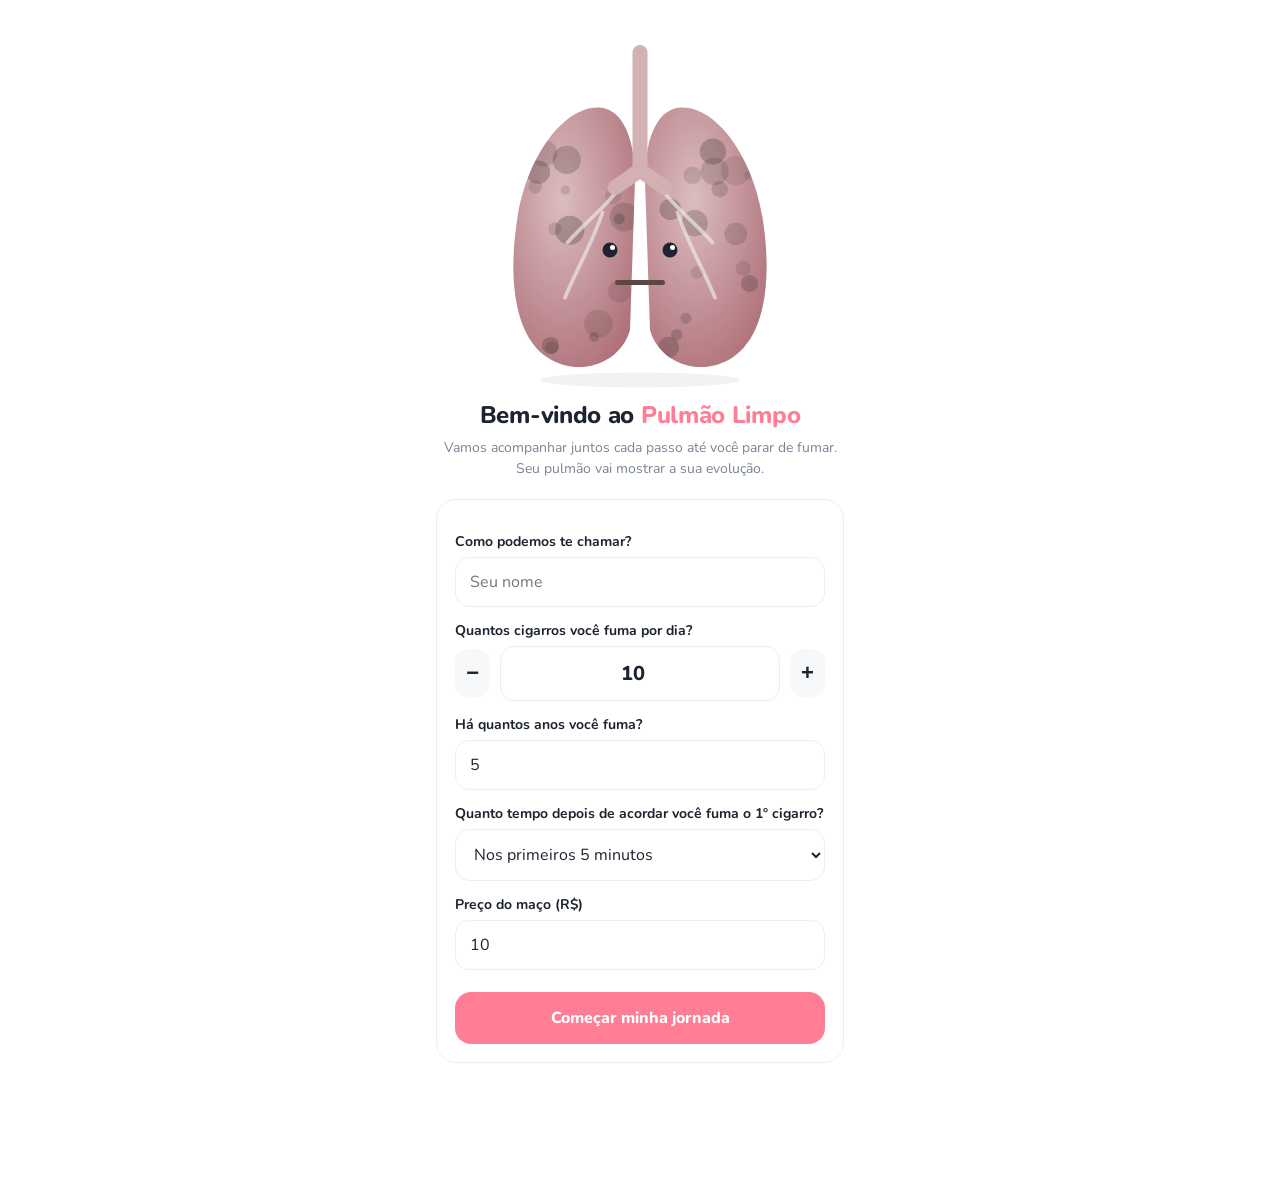
<file: index.html>
<!DOCTYPE html>
<html lang="pt-br">
<head>
<meta charset="utf-8">
<meta name="viewport" content="width=device-width, initial-scale=1, viewport-fit=cover">
<meta name="theme-color" content="#ffffff">
<title>Pulmão Limpo</title>
<link rel="preconnect" href="https://fonts.googleapis.com">
<link href="https://fonts.googleapis.com/css2?family=Nunito:wght@400;600;700;800&display=swap" rel="stylesheet">
<style>
  :root {
    --bg: #ffffff;
    --surface: #f7f8fa;
    --line: #eceef2;
    --text: #1d2430;
    --muted: #7b8494;
    --brand: #ff7d95;
    --brand-soft: #ffe8ed;
    --ok: #2fbf8f;
    --ok-soft: #e3f7ef;
    --warn: #f4a63a;
    --radius: 20px;
  }
  * { box-sizing: border-box; margin: 0; padding: 0; -webkit-tap-highlight-color: transparent; }
  html, body { background: var(--bg); color: var(--text); font-family: "Nunito", system-ui, sans-serif; }
  body { min-height: 100dvh; display: flex; justify-content: center; }
  .app { width: 100%; max-width: 440px; min-height: 100dvh; position: relative; padding: 20px 16px 110px; }
  h1 { font-size: 24px; font-weight: 800; letter-spacing: -.3px; }
  h2 { font-size: 18px; font-weight: 800; margin-bottom: 10px; }
  p { line-height: 1.5; }
  .muted { color: var(--muted); font-size: 14px; }
  .screen { display: none; animation: fade .35s ease; }
  .screen.active { display: block; }
  @keyframes fade { from { opacity: 0; transform: translateY(6px); } to { opacity: 1; transform: none; } }

  /* Header */
  .top { display: flex; justify-content: space-between; align-items: center; margin-bottom: 8px; }
  .logo { display: flex; align-items: center; gap: 8px; font-weight: 800; font-size: 20px; }
  .logo span { color: var(--brand); }
  .chip { background: var(--surface); border-radius: 999px; padding: 6px 12px; font-size: 13px; font-weight: 700; color: var(--muted); }

  /* Lung */
  .lung-wrap { position: relative; display: flex; justify-content: center; margin: 8px 0 4px; }
  .lung-wrap svg { width: 78%; max-width: 300px; height: auto; overflow: visible; }
  .breathe { transform-origin: 50% 60%; animation: breathe var(--breath, 4s) ease-in-out infinite; }
  @keyframes breathe { 0%,100% { transform: scale(1); } 50% { transform: scale(1.045); } }
  .score { text-align: center; margin-top: 4px; }
  .score b { font-size: 44px; font-weight: 800; letter-spacing: -1px; }
  .score small { display: block; color: var(--muted); font-weight: 700; font-size: 14px; }
  .bar { height: 10px; background: var(--line); border-radius: 99px; overflow: hidden; margin: 14px 8px 0; }
  .bar i { display: block; height: 100%; width: 0; border-radius: 99px; background: linear-gradient(90deg, #b9a79d, var(--brand) 60%, var(--ok)); transition: width 1s ease; }

  /* Cards */
  .grid { display: grid; grid-template-columns: repeat(3, 1fr); gap: 10px; margin: 22px 0; }
  .stat { background: var(--surface); border-radius: 16px; padding: 12px 8px; text-align: center; }
  .stat b { display: block; font-size: 20px; font-weight: 800; }
  .stat span { font-size: 12px; color: var(--muted); font-weight: 700; }
  .card { background: var(--bg); border: 1px solid var(--line); border-radius: var(--radius); padding: 18px; margin-bottom: 14px; }
  .card.soft { background: var(--surface); border-color: transparent; }

  /* Buttons & inputs */
  .btn { display: flex; align-items: center; justify-content: center; gap: 8px; width: 100%; border: 0; border-radius: 16px; padding: 15px; font: inherit; font-weight: 800; font-size: 16px; cursor: pointer; background: var(--brand); color: #fff; text-decoration: none; transition: transform .1s; }
  .btn:active { transform: scale(.98); }
  .btn.ghost { background: var(--surface); color: var(--text); }
  .btn.ok { background: var(--ok); }
  .btn.small { padding: 10px 14px; font-size: 14px; width: auto; border-radius: 12px; }
  .row { display: flex; gap: 10px; }
  label { display: block; font-weight: 700; font-size: 14px; margin: 14px 0 6px; }
  input, textarea, select { width: 100%; font: inherit; font-size: 16px; padding: 13px 14px; border: 1.5px solid var(--line); border-radius: 14px; background: var(--bg); color: var(--text); outline: none; }
  input:focus, textarea:focus, select:focus { border-color: var(--brand); }
  textarea { resize: vertical; min-height: 90px; }
  .stepper { display: flex; align-items: center; gap: 10px; }
  .stepper button { width: 48px; height: 48px; border-radius: 14px; border: 0; background: var(--surface); font-size: 22px; font-weight: 800; cursor: pointer; color: var(--text); }
  .stepper input { text-align: center; font-weight: 800; font-size: 20px; }

  .moods { display: flex; justify-content: space-between; gap: 6px; }
  .mood { flex: 1; border: 1.5px solid var(--line); background: var(--bg); border-radius: 14px; padding: 10px 0 8px; font-size: 26px; cursor: pointer; display: flex; flex-direction: column; align-items: center; gap: 2px; }
  .mood small { font-size: 11px; color: var(--muted); font-weight: 700; }
  .mood.sel { border-color: var(--brand); background: var(--brand-soft); }

  /* Steps (encaminhamento) */
  .step { display: flex; gap: 14px; align-items: flex-start; }
  .step .n { flex: none; width: 34px; height: 34px; border-radius: 50%; background: var(--brand-soft); color: var(--brand); font-weight: 800; display: grid; place-items: center; }
  .step h3 { font-size: 16px; font-weight: 800; margin-bottom: 4px; }
  .step p { font-size: 14px; color: var(--muted); margin-bottom: 12px; }
  .tags { display: flex; flex-wrap: wrap; gap: 6px; margin: 4px 0 12px; }
  .tag { background: var(--ok-soft); color: #1d8a66; font-size: 12px; font-weight: 800; padding: 5px 10px; border-radius: 99px; }

  .receipt { border: 1.5px dashed #d9dde4; border-radius: var(--radius); padding: 18px; }
  .receipt dl { display: grid; grid-template-columns: 1fr auto; gap: 8px 12px; font-size: 14px; }
  .receipt dt { color: var(--muted); }
  .receipt dd { font-weight: 800; text-align: right; }

  /* Timeline */
  .mile { display: flex; gap: 12px; padding: 10px 0; border-bottom: 1px solid var(--line); align-items: center; }
  .mile:last-child { border-bottom: 0; }
  .dot { flex: none; width: 26px; height: 26px; border-radius: 50%; background: var(--line); display: grid; place-items: center; font-size: 13px; color: #fff; }
  .mile.done .dot { background: var(--ok); }
  .mile b { font-size: 14px; display: block; }
  .mile span { font-size: 13px; color: var(--muted); }

  /* Diary */
  .entry { padding: 14px 0; border-bottom: 1px solid var(--line); }
  .entry:last-child { border-bottom: 0; }
  .entry .h { display: flex; justify-content: space-between; align-items: center; font-size: 13px; color: var(--muted); font-weight: 700; margin-bottom: 4px; }
  .entry p { font-size: 15px; }
  .entry audio { width: 100%; margin-top: 8px; height: 36px; }
  .rec { display: flex; align-items: center; gap: 10px; margin-top: 12px; }
  .rec .pulse { width: 10px; height: 10px; border-radius: 50%; background: #e5484d; animation: blink 1s infinite; display: none; }
  .rec.on .pulse { display: block; }
  @keyframes blink { 50% { opacity: .2; } }

  /* Nav */
  nav.tabs { position: fixed; bottom: 0; left: 50%; transform: translateX(-50%); width: 100%; max-width: 440px; background: rgba(255,255,255,.94); backdrop-filter: blur(10px); border-top: 1px solid var(--line); display: flex; padding: 8px 8px calc(8px + env(safe-area-inset-bottom)); }
  nav.tabs button { flex: 1; border: 0; background: none; font: inherit; font-size: 11px; font-weight: 800; color: var(--muted); display: flex; flex-direction: column; align-items: center; gap: 3px; padding: 6px 0; cursor: pointer; }
  nav.tabs button svg { width: 24px; height: 24px; }
  nav.tabs button.active { color: var(--brand); }
  nav.tabs.hidden { display: none; }

  .toast { position: fixed; left: 50%; bottom: 96px; transform: translateX(-50%) translateY(20px); background: var(--text); color: #fff; padding: 12px 18px; border-radius: 14px; font-weight: 700; font-size: 14px; opacity: 0; pointer-events: none; transition: .3s; z-index: 10; }
  .toast.show { opacity: 1; transform: translateX(-50%); }
  .disclaimer { font-size: 12px; color: var(--muted); text-align: center; margin-top: 18px; line-height: 1.5; }
  .center { text-align: center; }

  @media print {
    nav.tabs, .no-print { display: none !important; }
    .screen { display: none !important; }
    #s-ajuda { display: block !important; }
  }
</style>
</head>
<body>
<div class="app">

  <!-- ============ ONBOARDING ============ -->
  <section class="screen" id="s-onboard">
    <div class="center" style="margin-top:10px">
      <div class="lung-wrap" id="lung-onboard"></div>
      <h1 style="margin-top:6px">Bem-vindo ao <span style="color:var(--brand)">Pulmão Limpo</span></h1>
      <p class="muted" style="margin-top:6px">Vamos acompanhar juntos cada passo até você parar de fumar. Seu pulmão vai mostrar a sua evolução.</p>
    </div>
    <form id="f-onboard" class="card" style="margin-top:20px">
      <label for="o-nome">Como podemos te chamar?</label>
      <input id="o-nome" required placeholder="Seu nome" autocomplete="given-name">

      <label>Quantos cigarros você fuma por dia?</label>
      <div class="stepper">
        <button type="button" data-step="-1">−</button>
        <input id="o-cig" type="number" inputmode="numeric" min="1" max="100" value="10" required>
        <button type="button" data-step="1">+</button>
      </div>

      <label for="o-anos">Há quantos anos você fuma?</label>
      <input id="o-anos" type="number" inputmode="numeric" min="0" max="80" value="5" required>

      <label for="o-primeiro">Quanto tempo depois de acordar você fuma o 1º cigarro?</label>
      <select id="o-primeiro">
        <option value="3">Nos primeiros 5 minutos</option>
        <option value="2">De 6 a 30 minutos</option>
        <option value="1">De 31 a 60 minutos</option>
        <option value="0">Depois de 60 minutos</option>
      </select>

      <label for="o-preco">Preço do maço (R$)</label>
      <input id="o-preco" type="number" inputmode="decimal" step="0.5" min="0" value="10">

      <button class="btn" style="margin-top:22px">Começar minha jornada</button>
    </form>
  </section>

  <!-- ============ HOME / PULMÃO ============ -->
  <section class="screen" id="s-home">
    <div class="top">
      <div class="logo">Pulmão Limpo<span>.</span></div>
      <div class="chip" id="h-dia">Dia 0</div>
    </div>
    <p class="muted" id="h-ola">Olá!</p>

    <div class="lung-wrap" id="lung-home"></div>
    <div class="score">
      <b id="h-score">0%</b>
      <small id="h-label">saúde do pulmão</small>
    </div>
    <div class="bar"><i id="h-bar"></i></div>

    <div class="grid">
      <div class="stat"><b id="h-semfumar">0</b><span>dias sem fumar</span></div>
      <div class="stat"><b id="h-evitados">0</b><span>cigarros evitados</span></div>
      <div class="stat"><b id="h-economia">R$0</b><span>economizados</span></div>
    </div>

    <div class="card soft" id="h-quitbox"></div>

    <div class="card">
      <h2>Hoje eu fumei</h2>
      <div class="stepper">
        <button type="button" id="t-menos">−</button>
        <input id="t-hoje" type="number" readonly value="0">
        <button type="button" id="t-mais">+</button>
      </div>
      <p class="muted" style="margin-top:10px" id="t-msg"></p>
    </div>

    <div class="card">
      <h2>O que está acontecendo no seu corpo</h2>
      <div id="h-marcos"></div>
    </div>
  </section>

  <!-- ============ DIÁRIO ============ -->
  <section class="screen" id="s-diario">
    <div class="top"><h1>Meu diário</h1></div>
    <p class="muted">Conte como você está se sentindo. Registrar ajuda a entender gatilhos e a ver o quanto você já evoluiu.</p>

    <div class="card" style="margin-top:16px">
      <label style="margin-top:0">Como você está hoje?</label>
      <div class="moods" id="moods"></div>

      <label for="d-texto">Quer contar mais?</label>
      <textarea id="d-texto" placeholder="Ex.: Senti vontade depois do café, mas fui caminhar e passou."></textarea>

      <label for="d-vontade">Vontade de fumar: <b id="d-vontade-v">5</b>/10</label>
      <input id="d-vontade" type="range" min="0" max="10" value="5" style="padding:0;border:0;accent-color:var(--brand)">

      <div class="rec" id="rec">
        <button class="btn ghost small" type="button" id="rec-btn">🎙️ Gravar áudio</button>
        <span class="pulse"></span>
        <span class="muted" id="rec-status"></span>
      </div>

      <button class="btn" style="margin-top:16px" id="d-salvar">Salvar registro</button>
    </div>

    <div class="card">
      <h2>Minha evolução</h2>
      <div id="d-lista"><p class="muted">Seus registros vão aparecer aqui.</p></div>
    </div>
  </section>

  <!-- ============ AJUDA / ENCAMINHAMENTO ============ -->
  <section class="screen" id="s-ajuda">
    <div class="top"><h1>Seu encaminhamento</h1></div>
    <p class="muted">O tratamento para parar de fumar é <b>gratuito pelo SUS</b>, com acompanhamento e medicamentos.</p>

    <div class="receipt" style="margin-top:16px">
      <div style="display:flex;justify-content:space-between;align-items:center;margin-bottom:12px">
        <b>Resumo para levar à UBS</b>
        <span class="chip" id="r-data"></span>
      </div>
      <dl id="r-dados"></dl>
      <p class="muted" style="margin-top:12px;font-size:13px" id="r-sugestao"></p>
    </div>

    <div class="card" style="margin-top:14px">
      <div class="step">
        <div class="n">1</div>
        <div style="flex:1">
          <h3>Vá ao posto de saúde mais próximo</h3>
          <p>Procure a Unidade Básica de Saúde (UBS) do seu bairro e diga que quer parar de fumar.</p>
          <button class="btn small no-print" id="b-ubs">📍 Encontrar UBS perto de mim</button>
        </div>
      </div>
    </div>

    <div class="card">
      <div class="step">
        <div class="n">2</div>
        <div style="flex:1">
          <h3>Programa Nacional de Controle do Tabagismo</h3>
          <p>Programa do Ministério da Saúde e do INCA com consultas e grupos de apoio para quem quer parar de fumar.</p>
          <div class="row no-print">
            <a class="btn small ghost" href="https://www.gov.br/inca/pt-br" target="_blank" rel="noopener">Site do INCA</a>
            <a class="btn small ghost" href="tel:136">📞 Disque Saúde 136</a>
          </div>
        </div>
      </div>
    </div>

    <div class="card">
      <div class="step">
        <div class="n">3</div>
        <div style="flex:1">
          <h3>Adesivos, gomas e receita</h3>
          <p>Na UBS, o profissional de saúde avalia você e faz a <b>receita</b> do tratamento indicado, que é entregue de graça:</p>
          <div class="tags">
            <span class="tag">Adesivo de nicotina</span>
            <span class="tag">Goma de mascar</span>
            <span class="tag">Pastilha</span>
            <span class="tag">Bupropiona</span>
          </div>
        </div>
      </div>
    </div>

    <div class="row no-print">
      <button class="btn ghost" id="b-print">🖨️ Imprimir</button>
      <button class="btn" id="b-share">Compartilhar</button>
    </div>
    <p class="disclaimer">O Pulmão Limpo não substitui a consulta. Os medicamentos só devem ser usados com orientação e receita de um profissional de saúde.</p>
  </section>

  <!-- ============ PERFIL ============ -->
  <section class="screen" id="s-perfil">
    <div class="top"><h1>Perfil</h1></div>
    <div class="card">
      <label style="margin-top:0" for="p-nome">Nome</label>
      <input id="p-nome">
      <label for="p-cig">Cigarros por dia (antes do tratamento)</label>
      <input id="p-cig" type="number" min="1">
      <label for="p-anos">Anos fumando</label>
      <input id="p-anos" type="number" min="0">
      <label for="p-preco">Preço do maço (R$)</label>
      <input id="p-preco" type="number" step="0.5" min="0">
      <label for="p-quit">Data em que parei (ou vou parar)</label>
      <input id="p-quit" type="date">
      <button class="btn" style="margin-top:18px" id="p-salvar">Salvar</button>
    </div>
    <button class="btn ghost" id="p-reset">Recomeçar do zero</button>
  </section>

</div>

<nav class="tabs hidden" id="tabs">
  <button data-go="home" class="active">
    <svg viewBox="0 0 24 24" fill="none" stroke="currentColor" stroke-width="2" stroke-linecap="round" stroke-linejoin="round"><path d="M12 3v8"/><path d="M12 11c-1 1-2 1.5-3 1.5"/><path d="M12 11c1 1 2 1.5 3 1.5"/><path d="M8.5 7C5 7 3 12 3 16.5 3 19 4.5 21 7 21c2.5 0 3-2 3-4V10"/><path d="M15.5 7C19 7 21 12 21 16.5 21 19 19.5 21 17 21c-2.5 0-3-2-3-4V10"/></svg>
    Pulmão
  </button>
  <button data-go="diario">
    <svg viewBox="0 0 24 24" fill="none" stroke="currentColor" stroke-width="2" stroke-linecap="round" stroke-linejoin="round"><path d="M12 20h9"/><path d="M16.5 3.5a2.1 2.1 0 0 1 3 3L7 19l-4 1 1-4Z"/></svg>
    Diário
  </button>
  <button data-go="ajuda">
    <svg viewBox="0 0 24 24" fill="none" stroke="currentColor" stroke-width="2" stroke-linecap="round" stroke-linejoin="round"><path d="M20 10c0 6-8 12-8 12S4 16 4 10a8 8 0 0 1 16 0Z"/><path d="M12 7v6M9 10h6"/></svg>
    Tratamento
  </button>
  <button data-go="perfil">
    <svg viewBox="0 0 24 24" fill="none" stroke="currentColor" stroke-width="2" stroke-linecap="round" stroke-linejoin="round"><circle cx="12" cy="8" r="4"/><path d="M4 21a8 8 0 0 1 16 0"/></svg>
    Perfil
  </button>
</nav>

<div class="toast" id="toast"></div>

<script>
(() => {
  const $ = s => document.querySelector(s);
  const KEY = 'pulmao-limpo:v1';
  const DAY = 86400000;
  const todayKey = () => new Date().toISOString().slice(0, 10);

  /* ---------------- Estado ---------------- */
  let state = load();
  function load() {
    try { return JSON.parse(localStorage.getItem(KEY)) || null; } catch { return null; }
  }
  function save() {
    try { localStorage.setItem(KEY, JSON.stringify(state)); } catch {}
  }

  /* ---------------- Áudio (IndexedDB) ---------------- */
  const db = new Promise(res => {
    try {
      const r = indexedDB.open('pulmao-limpo-audio', 1);
      r.onupgradeneeded = () => r.result.createObjectStore('a');
      r.onsuccess = () => res(r.result);
      r.onerror = () => res(null);
    } catch { res(null); }
  });
  async function putAudio(id, blob) {
    const d = await db; if (!d) return;
    return new Promise(r => { const t = d.transaction('a', 'readwrite'); t.objectStore('a').put(blob, id); t.oncomplete = r; t.onerror = r; });
  }
  async function getAudio(id) {
    const d = await db; if (!d) return null;
    return new Promise(r => { const q = d.transaction('a').objectStore('a').get(id); q.onsuccess = () => r(q.result); q.onerror = () => r(null); });
  }

  /* ---------------- Cálculos ---------------- */
  // Maços-ano: (cigarros/dia ÷ 20) × anos fumando
  const packYears = s => (s.cig / 20) * s.anos;

  // Dependência (Índice de Gravidade do Tabagismo — HSI)
  function dependencia(s) {
    const c = s.cig <= 10 ? 0 : s.cig <= 20 ? 1 : s.cig <= 30 ? 2 : 3;
    const t = c + Number(s.primeiro);
    return t <= 1 ? 'Baixa' : t <= 4 ? 'Moderada' : 'Alta';
  }

  function daysSmokeFree(s) {
    // Conta dias seguidos até hoje sem cigarro registrado, a partir da data de parada
    if (!s.quit) return 0;
    const start = new Date(s.quit + 'T00:00:00').getTime();
    const now = Date.now();
    if (now < start) return 0;
    let lastSmoke = null;
    for (const [d, n] of Object.entries(s.log)) {
      const t = new Date(d + 'T00:00:00').getTime();
      if (n > 0 && t >= start && (lastSmoke === null || t > lastSmoke)) lastSmoke = t;
    }
    if (lastSmoke === null) return Math.floor((now - start) / DAY);
    return Math.max(0, Math.floor((now - lastSmoke) / DAY) - 1);
  }

  function cigarettesAvoided(s) {
    const start = new Date(s.created).setHours(0, 0, 0, 0);
    const days = Math.max(0, Math.floor((Date.now() - start) / DAY) + 1);
    let smoked = 0, counted = 0;
    for (const [d, n] of Object.entries(s.log)) {
      if (new Date(d + 'T00:00:00').getTime() >= start) { smoked += n; counted++; }
    }
    // dias sem registro (antes da data de parada) contam como fumados no ritmo de antes
    let assumed = 0;
    const quitT = s.quit ? new Date(s.quit + 'T00:00:00').getTime() : Infinity;
    for (let i = 0; i < days; i++) {
      const t = start + i * DAY;
      const k = new Date(t).toISOString().slice(0, 10);
      if (!(k in s.log) && t < quitT) assumed += s.cig;
    }
    return Math.max(0, days * s.cig - smoked - assumed);
  }

  // Sujeira inicial (0..1) de acordo com a carga tabágica
  const initialDirt = s => Math.min(0.95, 0.25 + packYears(s) / 30 * 0.7);

  // Saúde do pulmão (0..100)
  function lungHealth(s) {
    const d0 = initialDirt(s);
    const free = daysSmokeFree(s);
    // recuperação: rápida nas primeiras semanas, mais lenta até ~1 ano
    const rec = 1 - Math.exp(-free / 90);
    // redução também ajuda um pouco
    const today = s.log[todayKey()];
    const reduction = today != null && free === 0 ? Math.max(0, 1 - today / s.cig) * 0.15 : 0;
    const dirt = d0 * (1 - Math.min(1, rec + reduction));
    return { health: Math.round((1 - dirt) * 100), dirt };
  }

  const MARCOS = [
    { d: 1 / 72, t: '20 minutos', x: 'Pressão arterial e batimentos voltam ao normal.' },
    { d: 0.5, t: '12 horas', x: 'O monóxido de carbono no sangue cai ao nível normal.' },
    { d: 2, t: '2 dias', x: 'Olfato e paladar começam a melhorar.' },
    { d: 14, t: '2 semanas', x: 'Circulação melhora e respirar fica mais fácil.' },
    { d: 30, t: '1 mês', x: 'Menos tosse e falta de ar; os cílios do pulmão se recuperam.' },
    { d: 365, t: '1 ano', x: 'O risco de doença do coração cai pela metade.' },
    { d: 1825, t: '5 anos', x: 'Risco de AVC se aproxima ao de quem nunca fumou.' },
    { d: 3650, t: '10 anos', x: 'Risco de câncer de pulmão cai cerca de 50%.' },
  ];

  /* ---------------- Pulmão SVG ---------------- */
  function seeded(n) { let x = Math.sin(n * 999) * 10000; return x - Math.floor(x); }
  const mix = (a, b, t) => {
    const p = h => [1, 3, 5].map(i => parseInt(h.slice(i, i + 2), 16));
    const [A, B] = [p(a), p(b)];
    return '#' + A.map((v, i) => Math.round(v + (B[i] - v) * t).toString(16).padStart(2, '0')).join('');
  };

  function lungSVG(dirt, id) {
    const base = mix('#ffb3c1', '#8f7f78', dirt);
    const deep = mix('#ff8fa6', '#5f514c', dirt);
    const L = 'M88 62 C60 60 30 100 22 150 C14 200 20 245 46 262 C70 278 104 268 112 240 L116 120 C116 90 108 64 88 62 Z';
    const R = 'M152 62 C180 60 210 100 218 150 C226 200 220 245 194 262 C170 278 136 268 128 240 L124 120 C124 90 132 64 152 62 Z';
    let spots = '';
    const n = Math.round(dirt * 60);
    for (let i = 0; i < n; i++) {
      const left = i % 2 === 0;
      const cx = left ? 30 + seeded(i + 1) * 80 : 130 + seeded(i + 1) * 80;
      const cy = 85 + seeded(i + 7) * 175;
      const r = 3 + seeded(i + 3) * 9 * (0.5 + dirt);
      spots += `<circle cx="${cx.toFixed(1)}" cy="${cy.toFixed(1)}" r="${r.toFixed(1)}" fill="#3b302c" opacity="${(0.12 + seeded(i + 5) * 0.35 * dirt).toFixed(2)}"/>`;
    }
    const face = dirt > 0.55
      ? '<path d="M100 205 q20 -12 40 0" stroke="#3b302c" stroke-width="4" fill="none" stroke-linecap="round"/>'
      : dirt > 0.3
        ? '<path d="M102 202 h36" stroke="#5a4842" stroke-width="4" stroke-linecap="round"/>'
        : '<path d="M100 196 q20 16 40 0" stroke="#c2475f" stroke-width="4" fill="none" stroke-linecap="round"/>';
    const cheeks = dirt < 0.4 ? '<circle cx="86" cy="196" r="7" fill="#ff7d95" opacity=".35"/><circle cx="154" cy="196" r="7" fill="#ff7d95" opacity=".35"/>' : '';
    const sparkles = dirt < 0.15 ? '<g fill="#ffd36e"><path d="M226 70 l4 10 10 4 -10 4 -4 10 -4 -10 -10 -4 10 -4z"/><path d="M14 110 l3 7 7 3 -7 3 -3 7 -3 -7 -7 -3 7 -3z"/></g>' : '';
    const smoke = dirt > 0.6 ? `<g fill="#9a8f8a" opacity=".35"><circle cx="120" cy="20" r="8"><animate attributeName="cy" values="30;0" dur="3s" repeatCount="indefinite"/><animate attributeName="opacity" values=".6;0" dur="3s" repeatCount="indefinite"/></circle></g>` : '';
    return `
    <svg viewBox="0 0 240 290" role="img" aria-label="Pulmão com ${Math.round((1 - dirt) * 100)}% de saúde">
      <defs>
        <radialGradient id="g${id}" cx="40%" cy="35%" r="75%">
          <stop offset="0" stop-color="${mix(base, '#ffffff', 0.35)}"/>
          <stop offset="1" stop-color="${deep}"/>
        </radialGradient>
        <clipPath id="c${id}"><path d="${L}"/><path d="${R}"/></clipPath>
      </defs>
      ${smoke}
      <ellipse cx="120" cy="280" rx="80" ry="6" fill="#000" opacity=".05"/>
      <g class="breathe" style="--breath:${(3.2 + dirt * 2.5).toFixed(1)}s">
        <path d="${L}" fill="url(#g${id})"/>
        <path d="${R}" fill="url(#g${id})"/>
        <g clip-path="url(#c${id})">${spots}</g>
        <g stroke="${mix('#ffffff', '#d8cfcb', dirt)}" stroke-width="3" fill="none" stroke-linecap="round" opacity=".7">
          <path d="M108 120 C95 140 80 150 62 170"/><path d="M90 146 C82 170 70 190 60 214"/>
          <path d="M132 120 C145 140 160 150 178 170"/><path d="M150 146 C158 170 170 190 180 214"/>
        </g>
        <path d="M120 18 V112 M120 112 C112 118 106 122 100 126 M120 112 C128 118 134 122 140 126" stroke="${mix('#ffc6d1', '#a69995', dirt)}" stroke-width="12" fill="none" stroke-linecap="round"/>
        <circle cx="96" cy="176" r="6" fill="#1d2430"/><circle cx="144" cy="176" r="6" fill="#1d2430"/>
        <circle cx="98" cy="174" r="2" fill="#fff"/><circle cx="146" cy="174" r="2" fill="#fff"/>
        ${cheeks}${face}
      </g>
      ${sparkles}
    </svg>`;
  }

  /* ---------------- Navegação ---------------- */
  function go(name) {
    document.querySelectorAll('.screen').forEach(s => s.classList.toggle('active', s.id === 's-' + name));
    document.querySelectorAll('#tabs button').forEach(b => b.classList.toggle('active', b.dataset.go === name));
    $('#tabs').classList.toggle('hidden', name === 'onboard');
    window.scrollTo(0, 0);
    render(name);
  }
  document.querySelectorAll('#tabs button').forEach(b => b.onclick = () => go(b.dataset.go));

  function toast(msg) {
    const t = $('#toast'); t.textContent = msg; t.classList.add('show');
    clearTimeout(toast.h); toast.h = setTimeout(() => t.classList.remove('show'), 2200);
  }

  const brl = v => 'R$' + (v >= 1000 ? (v / 1000).toFixed(1).replace('.', ',') + 'mil' : Math.round(v));
  const fmtDate = d => new Date(d).toLocaleDateString('pt-BR', { day: '2-digit', month: 'short' });

  /* ---------------- Render ---------------- */
  function render(name) {
    if (name === 'onboard') $('#lung-onboard').innerHTML = lungSVG(0.5, 'o');
    if (!state) return;
    if (name === 'home') renderHome();
    if (name === 'diario') renderDiario();
    if (name === 'ajuda') renderAjuda();
    if (name === 'perfil') renderPerfil();
  }

  function renderHome() {
    const s = state;
    const { health, dirt } = lungHealth(s);
    const free = daysSmokeFree(s);
    const avoided = cigarettesAvoided(s);
    const day = Math.floor((Date.now() - new Date(s.created).setHours(0, 0, 0, 0)) / DAY) + 1;
    $('#h-dia').textContent = 'Dia ' + day;
    $('#h-ola').textContent = `Olá, ${s.nome}! ` + (health > 80 ? 'Seu pulmão está radiante 💗' : health > 55 ? 'Seu pulmão está melhorando a cada dia.' : 'Cada dia sem cigarro limpa um pouco mais.');
    $('#lung-home').innerHTML = lungSVG(dirt, 'h');
    $('#h-score').textContent = health + '%';
    $('#h-label').textContent = health > 80 ? 'pulmão saudável' : health > 55 ? 'pulmão em recuperação' : 'pulmão precisando de cuidado';
    requestAnimationFrame(() => $('#h-bar').style.width = health + '%');
    $('#h-semfumar').textContent = free;
    $('#h-evitados').textContent = avoided;
    $('#h-economia').textContent = brl(avoided / 20 * s.preco);

    const qb = $('#h-quitbox');
    if (!s.quit || new Date(s.quit + 'T00:00:00') > new Date()) {
      qb.innerHTML = `<h2>${s.quit ? 'Sua data para parar: ' + fmtDate(s.quit + 'T00:00:00') : 'Pronto para o primeiro dia?'}</h2>
        <p class="muted" style="margin-bottom:12px">Quando parar, toque no botão abaixo. O pulmão começa a se limpar na hora.</p>
        <button class="btn ok" id="b-parei">Parei de fumar hoje 🎉</button>`;
      $('#b-parei').onclick = () => { state.quit = todayKey(); state.log[todayKey()] = 0; save(); toast('Que orgulho! O primeiro dia começou.'); renderHome(); };
    } else {
      qb.innerHTML = `<h2>Sem fumar desde ${fmtDate(s.quit + 'T00:00:00')}</h2>
        <p class="muted">Continue registrando no diário como você está. Se tiver uma recaída, tudo bem: registre e siga em frente.</p>`;
    }

    const n = s.log[todayKey()] ?? 0;
    $('#t-hoje').value = n;
    $('#t-msg').textContent = n === 0 ? 'Nenhum cigarro hoje. Seu pulmão agradece!' : n < s.cig ? `${s.cig - n} a menos que o seu normal. Está no caminho!` : 'Tudo bem. Amanhã é uma nova chance.';

    const elapsed = free;
    $('#h-marcos').innerHTML = MARCOS.map(m => {
      const done = s.quit && elapsed >= m.d && new Date(s.quit + 'T00:00:00') <= new Date();
      return `<div class="mile ${done ? 'done' : ''}"><div class="dot">${done ? '✓' : ''}</div><div><b>${m.t}</b><span>${m.x}</span></div></div>`;
    }).join('');
  }
  $('#t-mais').onclick = () => { state.log[todayKey()] = (state.log[todayKey()] ?? 0) + 1; save(); renderHome(); };
  $('#t-menos').onclick = () => { state.log[todayKey()] = Math.max(0, (state.log[todayKey()] ?? 0) - 1); save(); renderHome(); };

  /* ---------- Diário ---------- */
  const MOODS = [['😣', 'Péssimo'], ['😟', 'Difícil'], ['😐', 'Ok'], ['🙂', 'Bem'], ['😄', 'Ótimo']];
  let mood = 3, audioBlob = null, rec = null;
  $('#moods').innerHTML = MOODS.map(([e, t], i) => `<button type="button" class="mood ${i === mood ? 'sel' : ''}" data-i="${i}">${e}<small>${t}</small></button>`).join('');
  $('#moods').onclick = e => {
    const b = e.target.closest('.mood'); if (!b) return;
    mood = +b.dataset.i;
    document.querySelectorAll('.mood').forEach(m => m.classList.toggle('sel', m === b));
  };
  $('#d-vontade').oninput = e => $('#d-vontade-v').textContent = e.target.value;

  $('#rec-btn').onclick = async () => {
    if (rec && rec.state === 'recording') { rec.stop(); return; }
    try {
      const stream = await navigator.mediaDevices.getUserMedia({ audio: true });
      const chunks = [];
      rec = new MediaRecorder(stream);
      rec.ondataavailable = e => chunks.push(e.data);
      rec.onstop = () => {
        stream.getTracks().forEach(t => t.stop());
        audioBlob = new Blob(chunks, { type: rec.mimeType });
        $('#rec').classList.remove('on');
        $('#rec-btn').textContent = '🎙️ Regravar';
        $('#rec-status').textContent = 'Áudio pronto ✓';
      };
      rec.start();
      $('#rec').classList.add('on');
      $('#rec-btn').textContent = '⏹ Parar';
      $('#rec-status').textContent = 'Gravando…';
    } catch {
      toast('Não foi possível acessar o microfone.');
    }
  };

  $('#d-salvar').onclick = async () => {
    const texto = $('#d-texto').value.trim();
    if (!texto && !audioBlob) { toast('Escreva algo ou grave um áudio.'); return; }
    const id = 'e' + Date.now();
    if (audioBlob) await putAudio(id, audioBlob);
    state.diario.unshift({ id, t: Date.now(), mood, texto, vontade: +$('#d-vontade').value, audio: !!audioBlob, health: lungHealth(state).health });
    save();
    $('#d-texto').value = ''; audioBlob = null;
    $('#rec-btn').textContent = '🎙️ Gravar áudio'; $('#rec-status').textContent = '';
    toast('Registro salvo 💗');
    renderDiario();
  };

  function esc(s) { return s.replace(/[&<>"']/g, c => ({ '&': '&amp;', '<': '&lt;', '>': '&gt;', '"': '&quot;', "'": '&#39;' }[c])); }

  function renderDiario() {
    const list = $('#d-lista');
    if (!state.diario.length) { list.innerHTML = '<p class="muted">Seus registros vão aparecer aqui.</p>'; return; }
    list.innerHTML = state.diario.map(e => `
      <div class="entry">
        <div class="h"><span>${MOODS[e.mood][0]} ${new Date(e.t).toLocaleString('pt-BR', { day: '2-digit', month: 'short', hour: '2-digit', minute: '2-digit' })}</span><span>vontade ${e.vontade}/10 · pulmão ${e.health}%</span></div>
        ${e.texto ? `<p>${esc(e.texto)}</p>` : ''}
        ${e.audio ? `<audio controls data-a="${e.id}"></audio>` : ''}
      </div>`).join('');
    list.querySelectorAll('audio[data-a]').forEach(async a => {
      const b = await getAudio(a.dataset.a);
      if (b) a.src = URL.createObjectURL(b); else a.replaceWith(Object.assign(document.createElement('p'), { className: 'muted', textContent: 'Áudio indisponível neste aparelho.' }));
    });
  }

  /* ---------- Encaminhamento ---------- */
  function renderAjuda() {
    const s = state;
    const dep = dependencia(s);
    $('#r-data').textContent = new Date().toLocaleDateString('pt-BR');
    $('#r-dados').innerHTML = [
      ['Nome', esc(s.nome)],
      ['Cigarros por dia', s.cig],
      ['Tempo fumando', s.anos + (s.anos === 1 ? ' ano' : ' anos')],
      ['Carga tabágica', packYears(s).toFixed(1).replace('.', ',') + ' maços-ano'],
      ['Grau de dependência', dep],
      ['1º cigarro do dia', ['após 60 min', '31–60 min', '6–30 min', 'até 5 min'][s.primeiro]],
    ].map(([k, v]) => `<dt>${k}</dt><dd>${v}</dd>`).join('');
    $('#r-sugestao').textContent = dep === 'Baixa'
      ? 'Dependência baixa: a abordagem com grupos de apoio costuma ajudar bastante. Converse com o profissional sobre a necessidade de medicamento.'
      : 'Dependência ' + dep.toLowerCase() + ': pergunte ao profissional da UBS sobre a terapia de reposição de nicotina (adesivo e goma) junto com o acompanhamento.';
  }
  $('#b-ubs').onclick = () => {
    const open = q => window.open(q, '_blank', 'noopener');
    const fallback = 'https://www.google.com/maps/search/?api=1&query=' + encodeURIComponent('UBS posto de saúde perto de mim');
    if (!navigator.geolocation) return open(fallback);
    toast('Buscando sua localização…');
    navigator.geolocation.getCurrentPosition(
      p => open(`https://www.google.com/maps/search/UBS+posto+de+sa%C3%BAde/@${p.coords.latitude},${p.coords.longitude},15z`),
      () => open(fallback),
      { timeout: 8000 }
    );
  };
  $('#b-print').onclick = () => window.print();
  $('#b-share').onclick = async () => {
    const s = state;
    const txt = `Encaminhamento – Programa de Controle do Tabagismo (SUS)\nNome: ${s.nome}\nCigarros/dia: ${s.cig}\nAnos fumando: ${s.anos}\nCarga tabágica: ${packYears(s).toFixed(1)} maços-ano\nDependência: ${dependencia(s)}\n\nGostaria de participar do programa e avaliar o uso de adesivos/gomas de nicotina.`;
    if (navigator.share) { try { await navigator.share({ title: 'Meu encaminhamento', text: txt }); } catch {} }
    else { try { await navigator.clipboard.writeText(txt); toast('Resumo copiado!'); } catch { toast('Não foi possível copiar.'); } }
  };

  /* ---------- Perfil ---------- */
  function renderPerfil() {
    $('#p-nome').value = state.nome; $('#p-cig').value = state.cig; $('#p-anos').value = state.anos;
    $('#p-preco').value = state.preco; $('#p-quit').value = state.quit || '';
  }
  $('#p-salvar').onclick = () => {
    Object.assign(state, {
      nome: $('#p-nome').value.trim() || state.nome,
      cig: Math.max(1, +$('#p-cig').value || state.cig),
      anos: Math.max(0, +$('#p-anos').value || 0),
      preco: Math.max(0, +$('#p-preco').value || 0),
      quit: $('#p-quit').value || null,
    });
    save(); toast('Perfil atualizado');
  };
  $('#p-reset').onclick = () => {
    if (!confirm('Apagar todos os seus dados e recomeçar?')) return;
    try { localStorage.removeItem(KEY); } catch {}
    state = null; go('onboard');
  };

  /* ---------- Onboarding ---------- */
  document.querySelectorAll('[data-step]').forEach(b => b.onclick = () => {
    const i = $('#o-cig'); i.value = Math.max(1, Math.min(100, (+i.value || 0) + +b.dataset.step));
  });
  $('#f-onboard').onsubmit = e => {
    e.preventDefault();
    state = {
      nome: $('#o-nome').value.trim(),
      cig: Math.max(1, +$('#o-cig').value),
      anos: Math.max(0, +$('#o-anos').value),
      primeiro: +$('#o-primeiro').value,
      preco: Math.max(0, +$('#o-preco').value || 0),
      created: Date.now(),
      quit: null,
      log: {},
      diario: [],
    };
    save();
    go('ajuda');
    toast('Este é o seu encaminhamento 👇');
  };

  go(state ? 'home' : 'onboard');
})();
</script>
</body>
</html>
</file>
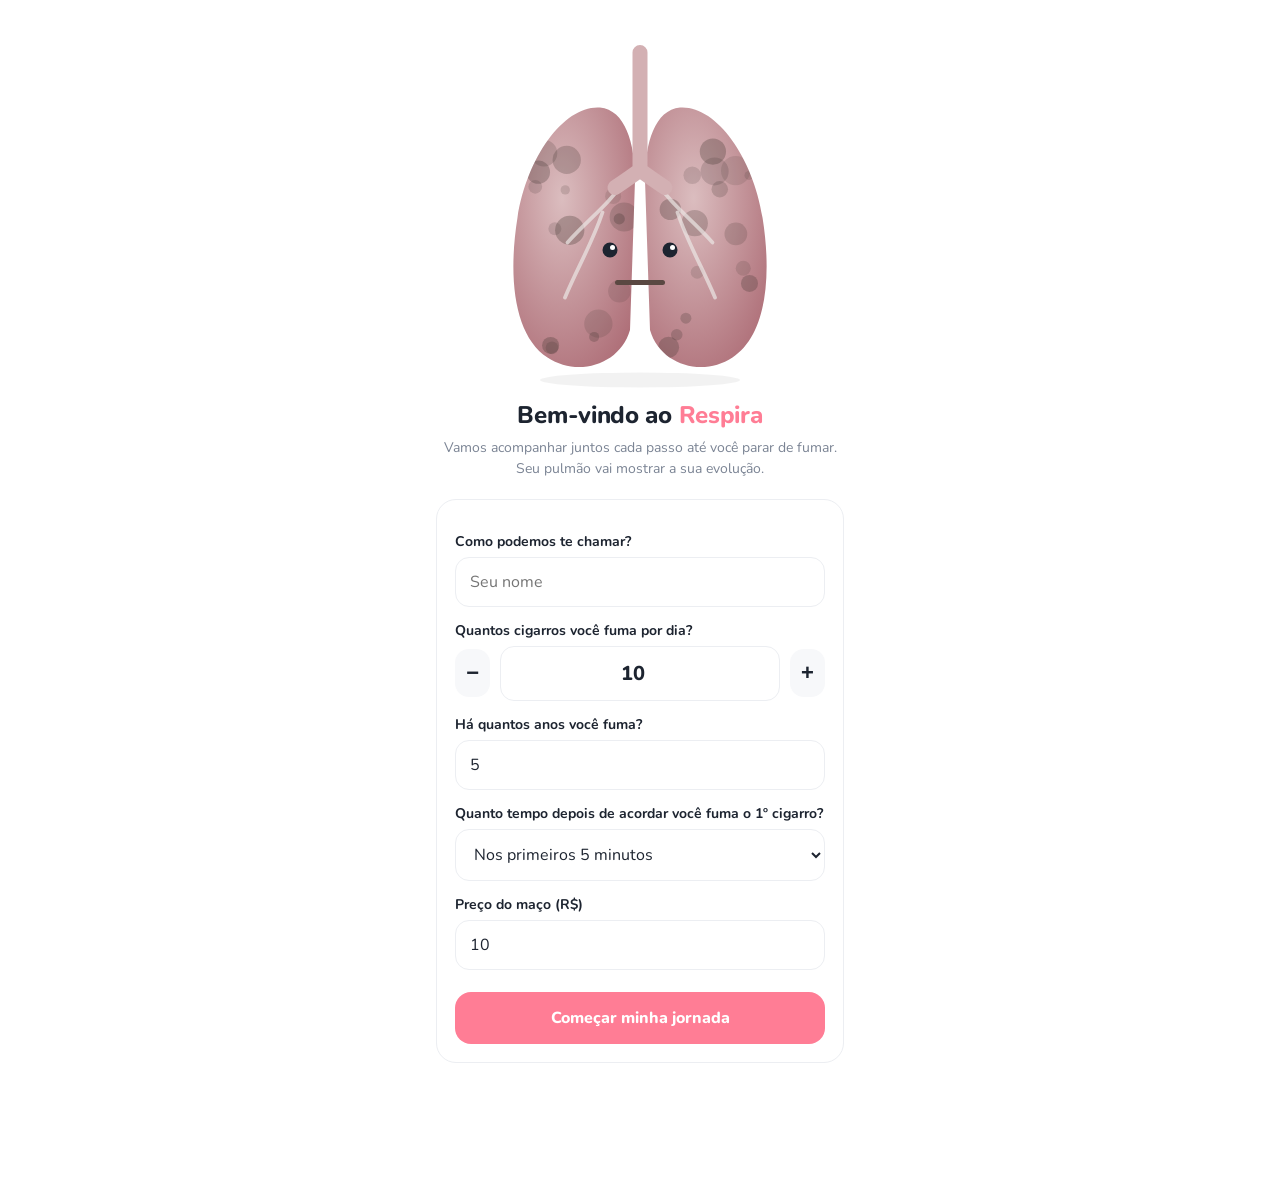
<file: respira/index.html>
<!DOCTYPE html>
<html lang="pt-br">
<head>
<meta charset="utf-8">
<meta name="viewport" content="width=device-width, initial-scale=1, viewport-fit=cover">
<meta name="theme-color" content="#ffffff">
<title>Respira</title>
<link rel="preconnect" href="https://fonts.googleapis.com">
<link href="https://fonts.googleapis.com/css2?family=Nunito:wght@400;600;700;800&display=swap" rel="stylesheet">
<style>
  :root {
    --bg: #ffffff;
    --surface: #f7f8fa;
    --line: #eceef2;
    --text: #1d2430;
    --muted: #7b8494;
    --brand: #ff7d95;
    --brand-soft: #ffe8ed;
    --ok: #2fbf8f;
    --ok-soft: #e3f7ef;
    --warn: #f4a63a;
    --radius: 20px;
  }
  * { box-sizing: border-box; margin: 0; padding: 0; -webkit-tap-highlight-color: transparent; }
  html, body { background: var(--bg); color: var(--text); font-family: "Nunito", system-ui, sans-serif; }
  body { min-height: 100dvh; display: flex; justify-content: center; }
  .app { width: 100%; max-width: 440px; min-height: 100dvh; position: relative; padding: 20px 16px 110px; }
  h1 { font-size: 24px; font-weight: 800; letter-spacing: -.3px; }
  h2 { font-size: 18px; font-weight: 800; margin-bottom: 10px; }
  p { line-height: 1.5; }
  .muted { color: var(--muted); font-size: 14px; }
  .screen { display: none; animation: fade .35s ease; }
  .screen.active { display: block; }
  @keyframes fade { from { opacity: 0; transform: translateY(6px); } to { opacity: 1; transform: none; } }

  /* Header */
  .top { display: flex; justify-content: space-between; align-items: center; margin-bottom: 8px; }
  .logo { display: flex; align-items: center; gap: 8px; font-weight: 800; font-size: 20px; }
  .logo span { color: var(--brand); }
  .chip { background: var(--surface); border-radius: 999px; padding: 6px 12px; font-size: 13px; font-weight: 700; color: var(--muted); }

  /* Lung */
  .lung-wrap { position: relative; display: flex; justify-content: center; margin: 8px 0 4px; }
  .lung-wrap svg { width: 78%; max-width: 300px; height: auto; overflow: visible; }
  .breathe { transform-origin: 50% 60%; animation: breathe var(--breath, 4s) ease-in-out infinite; }
  @keyframes breathe { 0%,100% { transform: scale(1); } 50% { transform: scale(1.045); } }
  .score { text-align: center; margin-top: 4px; }
  .score b { font-size: 44px; font-weight: 800; letter-spacing: -1px; }
  .score small { display: block; color: var(--muted); font-weight: 700; font-size: 14px; }
  .bar { height: 10px; background: var(--line); border-radius: 99px; overflow: hidden; margin: 14px 8px 0; }
  .bar i { display: block; height: 100%; width: 0; border-radius: 99px; background: linear-gradient(90deg, #b9a79d, var(--brand) 60%, var(--ok)); transition: width 1s ease; }

  /* Cards */
  .grid { display: grid; grid-template-columns: repeat(3, 1fr); gap: 10px; margin: 22px 0; }
  .stat { background: var(--surface); border-radius: 16px; padding: 12px 8px; text-align: center; }
  .stat b { display: block; font-size: 20px; font-weight: 800; }
  .stat span { font-size: 12px; color: var(--muted); font-weight: 700; }
  .card { background: var(--bg); border: 1px solid var(--line); border-radius: var(--radius); padding: 18px; margin-bottom: 14px; }
  .card.soft { background: var(--surface); border-color: transparent; }

  /* Buttons & inputs */
  .btn { display: flex; align-items: center; justify-content: center; gap: 8px; width: 100%; border: 0; border-radius: 16px; padding: 15px; font: inherit; font-weight: 800; font-size: 16px; cursor: pointer; background: var(--brand); color: #fff; text-decoration: none; transition: transform .1s; }
  .btn:active { transform: scale(.98); }
  .btn.ghost { background: var(--surface); color: var(--text); }
  .btn.ok { background: var(--ok); }
  .btn.small { padding: 10px 14px; font-size: 14px; width: auto; border-radius: 12px; }
  .row { display: flex; gap: 10px; }
  label { display: block; font-weight: 700; font-size: 14px; margin: 14px 0 6px; }
  input, textarea, select { width: 100%; font: inherit; font-size: 16px; padding: 13px 14px; border: 1.5px solid var(--line); border-radius: 14px; background: var(--bg); color: var(--text); outline: none; }
  input:focus, textarea:focus, select:focus { border-color: var(--brand); }
  textarea { resize: vertical; min-height: 90px; }
  .stepper { display: flex; align-items: center; gap: 10px; }
  .stepper button { width: 48px; height: 48px; border-radius: 14px; border: 0; background: var(--surface); font-size: 22px; font-weight: 800; cursor: pointer; color: var(--text); }
  .stepper input { text-align: center; font-weight: 800; font-size: 20px; }

  .moods { display: flex; justify-content: space-between; gap: 6px; }
  .mood { flex: 1; border: 1.5px solid var(--line); background: var(--bg); border-radius: 14px; padding: 10px 0 8px; font-size: 26px; cursor: pointer; display: flex; flex-direction: column; align-items: center; gap: 2px; }
  .mood small { font-size: 11px; color: var(--muted); font-weight: 700; }
  .mood.sel { border-color: var(--brand); background: var(--brand-soft); }

  /* Steps (encaminhamento) */
  .step { display: flex; gap: 14px; align-items: flex-start; }
  .step .n { flex: none; width: 34px; height: 34px; border-radius: 50%; background: var(--brand-soft); color: var(--brand); font-weight: 800; display: grid; place-items: center; }
  .step h3 { font-size: 16px; font-weight: 800; margin-bottom: 4px; }
  .step p { font-size: 14px; color: var(--muted); margin-bottom: 12px; }
  .tags { display: flex; flex-wrap: wrap; gap: 6px; margin: 4px 0 12px; }
  .tag { background: var(--ok-soft); color: #1d8a66; font-size: 12px; font-weight: 800; padding: 5px 10px; border-radius: 99px; }

  .receipt { border: 1.5px dashed #d9dde4; border-radius: var(--radius); padding: 18px; }
  .receipt dl { display: grid; grid-template-columns: 1fr auto; gap: 8px 12px; font-size: 14px; }
  .receipt dt { color: var(--muted); }
  .receipt dd { font-weight: 800; text-align: right; }

  /* Timeline */
  .mile { display: flex; gap: 12px; padding: 10px 0; border-bottom: 1px solid var(--line); align-items: center; }
  .mile:last-child { border-bottom: 0; }
  .dot { flex: none; width: 26px; height: 26px; border-radius: 50%; background: var(--line); display: grid; place-items: center; font-size: 13px; color: #fff; }
  .mile.done .dot { background: var(--ok); }
  .mile b { font-size: 14px; display: block; }
  .mile span { font-size: 13px; color: var(--muted); }

  /* Diary */
  .entry { padding: 14px 0; border-bottom: 1px solid var(--line); }
  .entry:last-child { border-bottom: 0; }
  .entry .h { display: flex; justify-content: space-between; align-items: center; font-size: 13px; color: var(--muted); font-weight: 700; margin-bottom: 4px; }
  .entry p { font-size: 15px; }
  .entry audio { width: 100%; margin-top: 8px; height: 36px; }
  .rec { display: flex; align-items: center; gap: 10px; margin-top: 12px; }
  .rec .pulse { width: 10px; height: 10px; border-radius: 50%; background: #e5484d; animation: blink 1s infinite; display: none; }
  .rec.on .pulse { display: block; }
  @keyframes blink { 50% { opacity: .2; } }

  /* Nav */
  nav.tabs { position: fixed; bottom: 0; left: 50%; transform: translateX(-50%); width: 100%; max-width: 440px; background: rgba(255,255,255,.94); backdrop-filter: blur(10px); border-top: 1px solid var(--line); display: flex; padding: 8px 8px calc(8px + env(safe-area-inset-bottom)); }
  nav.tabs button { flex: 1; border: 0; background: none; font: inherit; font-size: 11px; font-weight: 800; color: var(--muted); display: flex; flex-direction: column; align-items: center; gap: 3px; padding: 6px 0; cursor: pointer; }
  nav.tabs button svg { width: 24px; height: 24px; }
  nav.tabs button.active { color: var(--brand); }
  nav.tabs.hidden { display: none; }

  .toast { position: fixed; left: 50%; bottom: 96px; transform: translateX(-50%) translateY(20px); background: var(--text); color: #fff; padding: 12px 18px; border-radius: 14px; font-weight: 700; font-size: 14px; opacity: 0; pointer-events: none; transition: .3s; z-index: 10; }
  .toast.show { opacity: 1; transform: translateX(-50%); }
  .disclaimer { font-size: 12px; color: var(--muted); text-align: center; margin-top: 18px; line-height: 1.5; }
  .center { text-align: center; }

  @media print {
    nav.tabs, .no-print { display: none !important; }
    .screen { display: none !important; }
    #s-ajuda { display: block !important; }
  }
</style>
</head>
<body>
<div class="app">

  <!-- ============ ONBOARDING ============ -->
  <section class="screen" id="s-onboard">
    <div class="center" style="margin-top:10px">
      <div class="lung-wrap" id="lung-onboard"></div>
      <h1 style="margin-top:6px">Bem-vindo ao <span style="color:var(--brand)">Respira</span></h1>
      <p class="muted" style="margin-top:6px">Vamos acompanhar juntos cada passo até você parar de fumar. Seu pulmão vai mostrar a sua evolução.</p>
    </div>
    <form id="f-onboard" class="card" style="margin-top:20px">
      <label for="o-nome">Como podemos te chamar?</label>
      <input id="o-nome" required placeholder="Seu nome" autocomplete="given-name">

      <label>Quantos cigarros você fuma por dia?</label>
      <div class="stepper">
        <button type="button" data-step="-1">−</button>
        <input id="o-cig" type="number" inputmode="numeric" min="1" max="100" value="10" required>
        <button type="button" data-step="1">+</button>
      </div>

      <label for="o-anos">Há quantos anos você fuma?</label>
      <input id="o-anos" type="number" inputmode="numeric" min="0" max="80" value="5" required>

      <label for="o-primeiro">Quanto tempo depois de acordar você fuma o 1º cigarro?</label>
      <select id="o-primeiro">
        <option value="3">Nos primeiros 5 minutos</option>
        <option value="2">De 6 a 30 minutos</option>
        <option value="1">De 31 a 60 minutos</option>
        <option value="0">Depois de 60 minutos</option>
      </select>

      <label for="o-preco">Preço do maço (R$)</label>
      <input id="o-preco" type="number" inputmode="decimal" step="0.5" min="0" value="10">

      <button class="btn" style="margin-top:22px">Começar minha jornada</button>
    </form>
  </section>

  <!-- ============ HOME / PULMÃO ============ -->
  <section class="screen" id="s-home">
    <div class="top">
      <div class="logo">Respira<span>.</span></div>
      <div class="chip" id="h-dia">Dia 0</div>
    </div>
    <p class="muted" id="h-ola">Olá!</p>

    <div class="lung-wrap" id="lung-home"></div>
    <div class="score">
      <b id="h-score">0%</b>
      <small id="h-label">saúde do pulmão</small>
    </div>
    <div class="bar"><i id="h-bar"></i></div>

    <div class="grid">
      <div class="stat"><b id="h-semfumar">0</b><span>dias sem fumar</span></div>
      <div class="stat"><b id="h-evitados">0</b><span>cigarros evitados</span></div>
      <div class="stat"><b id="h-economia">R$0</b><span>economizados</span></div>
    </div>

    <div class="card soft" id="h-quitbox"></div>

    <div class="card">
      <h2>Hoje eu fumei</h2>
      <div class="stepper">
        <button type="button" id="t-menos">−</button>
        <input id="t-hoje" type="number" readonly value="0">
        <button type="button" id="t-mais">+</button>
      </div>
      <p class="muted" style="margin-top:10px" id="t-msg"></p>
    </div>

    <div class="card">
      <h2>O que está acontecendo no seu corpo</h2>
      <div id="h-marcos"></div>
    </div>
  </section>

  <!-- ============ DIÁRIO ============ -->
  <section class="screen" id="s-diario">
    <div class="top"><h1>Meu diário</h1></div>
    <p class="muted">Conte como você está se sentindo. Registrar ajuda a entender gatilhos e a ver o quanto você já evoluiu.</p>

    <div class="card" style="margin-top:16px">
      <label style="margin-top:0">Como você está hoje?</label>
      <div class="moods" id="moods"></div>

      <label for="d-texto">Quer contar mais?</label>
      <textarea id="d-texto" placeholder="Ex.: Senti vontade depois do café, mas fui caminhar e passou."></textarea>

      <label for="d-vontade">Vontade de fumar: <b id="d-vontade-v">5</b>/10</label>
      <input id="d-vontade" type="range" min="0" max="10" value="5" style="padding:0;border:0;accent-color:var(--brand)">

      <div class="rec" id="rec">
        <button class="btn ghost small" type="button" id="rec-btn">🎙️ Gravar áudio</button>
        <span class="pulse"></span>
        <span class="muted" id="rec-status"></span>
      </div>

      <button class="btn" style="margin-top:16px" id="d-salvar">Salvar registro</button>
    </div>

    <div class="card">
      <h2>Minha evolução</h2>
      <div id="d-lista"><p class="muted">Seus registros vão aparecer aqui.</p></div>
    </div>
  </section>

  <!-- ============ AJUDA / ENCAMINHAMENTO ============ -->
  <section class="screen" id="s-ajuda">
    <div class="top"><h1>Seu encaminhamento</h1></div>
    <p class="muted">O tratamento para parar de fumar é <b>gratuito pelo SUS</b>, com acompanhamento e medicamentos.</p>

    <div class="receipt" style="margin-top:16px">
      <div style="display:flex;justify-content:space-between;align-items:center;margin-bottom:12px">
        <b>Resumo para levar à UBS</b>
        <span class="chip" id="r-data"></span>
      </div>
      <dl id="r-dados"></dl>
      <p class="muted" style="margin-top:12px;font-size:13px" id="r-sugestao"></p>
    </div>

    <div class="card" style="margin-top:14px">
      <div class="step">
        <div class="n">1</div>
        <div style="flex:1">
          <h3>Vá ao posto de saúde mais próximo</h3>
          <p>Procure a Unidade Básica de Saúde (UBS) do seu bairro e diga que quer parar de fumar.</p>
          <button class="btn small no-print" id="b-ubs">📍 Encontrar UBS perto de mim</button>
        </div>
      </div>
    </div>

    <div class="card">
      <div class="step">
        <div class="n">2</div>
        <div style="flex:1">
          <h3>Programa Nacional de Controle do Tabagismo</h3>
          <p>Programa do Ministério da Saúde e do INCA com consultas e grupos de apoio para quem quer parar de fumar.</p>
          <div class="row no-print">
            <a class="btn small ghost" href="https://www.gov.br/inca/pt-br" target="_blank" rel="noopener">Site do INCA</a>
            <a class="btn small ghost" href="tel:136">📞 Disque Saúde 136</a>
          </div>
        </div>
      </div>
    </div>

    <div class="card">
      <div class="step">
        <div class="n">3</div>
        <div style="flex:1">
          <h3>Adesivos, gomas e receita</h3>
          <p>Na UBS, o profissional de saúde avalia você e faz a <b>receita</b> do tratamento indicado, que é entregue de graça:</p>
          <div class="tags">
            <span class="tag">Adesivo de nicotina</span>
            <span class="tag">Goma de mascar</span>
            <span class="tag">Pastilha</span>
            <span class="tag">Bupropiona</span>
          </div>
        </div>
      </div>
    </div>

    <div class="row no-print">
      <button class="btn ghost" id="b-print">🖨️ Imprimir</button>
      <button class="btn" id="b-share">Compartilhar</button>
    </div>
    <p class="disclaimer">O Respira não substitui a consulta. Os medicamentos só devem ser usados com orientação e receita de um profissional de saúde.</p>
  </section>

  <!-- ============ PERFIL ============ -->
  <section class="screen" id="s-perfil">
    <div class="top"><h1>Perfil</h1></div>
    <div class="card">
      <label style="margin-top:0" for="p-nome">Nome</label>
      <input id="p-nome">
      <label for="p-cig">Cigarros por dia (antes do tratamento)</label>
      <input id="p-cig" type="number" min="1">
      <label for="p-anos">Anos fumando</label>
      <input id="p-anos" type="number" min="0">
      <label for="p-preco">Preço do maço (R$)</label>
      <input id="p-preco" type="number" step="0.5" min="0">
      <label for="p-quit">Data em que parei (ou vou parar)</label>
      <input id="p-quit" type="date">
      <button class="btn" style="margin-top:18px" id="p-salvar">Salvar</button>
    </div>
    <button class="btn ghost" id="p-reset">Recomeçar do zero</button>
  </section>

</div>

<nav class="tabs hidden" id="tabs">
  <button data-go="home" class="active">
    <svg viewBox="0 0 24 24" fill="none" stroke="currentColor" stroke-width="2" stroke-linecap="round" stroke-linejoin="round"><path d="M12 3v8"/><path d="M12 11c-1 1-2 1.5-3 1.5"/><path d="M12 11c1 1 2 1.5 3 1.5"/><path d="M8.5 7C5 7 3 12 3 16.5 3 19 4.5 21 7 21c2.5 0 3-2 3-4V10"/><path d="M15.5 7C19 7 21 12 21 16.5 21 19 19.5 21 17 21c-2.5 0-3-2-3-4V10"/></svg>
    Pulmão
  </button>
  <button data-go="diario">
    <svg viewBox="0 0 24 24" fill="none" stroke="currentColor" stroke-width="2" stroke-linecap="round" stroke-linejoin="round"><path d="M12 20h9"/><path d="M16.5 3.5a2.1 2.1 0 0 1 3 3L7 19l-4 1 1-4Z"/></svg>
    Diário
  </button>
  <button data-go="ajuda">
    <svg viewBox="0 0 24 24" fill="none" stroke="currentColor" stroke-width="2" stroke-linecap="round" stroke-linejoin="round"><path d="M20 10c0 6-8 12-8 12S4 16 4 10a8 8 0 0 1 16 0Z"/><path d="M12 7v6M9 10h6"/></svg>
    Tratamento
  </button>
  <button data-go="perfil">
    <svg viewBox="0 0 24 24" fill="none" stroke="currentColor" stroke-width="2" stroke-linecap="round" stroke-linejoin="round"><circle cx="12" cy="8" r="4"/><path d="M4 21a8 8 0 0 1 16 0"/></svg>
    Perfil
  </button>
</nav>

<div class="toast" id="toast"></div>

<script>
(() => {
  const $ = s => document.querySelector(s);
  const KEY = 'respira:v1';
  const DAY = 86400000;
  const todayKey = () => new Date().toISOString().slice(0, 10);

  /* ---------------- Estado ---------------- */
  let state = load();
  function load() {
    try { return JSON.parse(localStorage.getItem(KEY)) || null; } catch { return null; }
  }
  function save() {
    try { localStorage.setItem(KEY, JSON.stringify(state)); } catch {}
  }

  /* ---------------- Áudio (IndexedDB) ---------------- */
  const db = new Promise(res => {
    try {
      const r = indexedDB.open('respira-audio', 1);
      r.onupgradeneeded = () => r.result.createObjectStore('a');
      r.onsuccess = () => res(r.result);
      r.onerror = () => res(null);
    } catch { res(null); }
  });
  async function putAudio(id, blob) {
    const d = await db; if (!d) return;
    return new Promise(r => { const t = d.transaction('a', 'readwrite'); t.objectStore('a').put(blob, id); t.oncomplete = r; t.onerror = r; });
  }
  async function getAudio(id) {
    const d = await db; if (!d) return null;
    return new Promise(r => { const q = d.transaction('a').objectStore('a').get(id); q.onsuccess = () => r(q.result); q.onerror = () => r(null); });
  }

  /* ---------------- Cálculos ---------------- */
  // Maços-ano: (cigarros/dia ÷ 20) × anos fumando
  const packYears = s => (s.cig / 20) * s.anos;

  // Dependência (Índice de Gravidade do Tabagismo — HSI)
  function dependencia(s) {
    const c = s.cig <= 10 ? 0 : s.cig <= 20 ? 1 : s.cig <= 30 ? 2 : 3;
    const t = c + Number(s.primeiro);
    return t <= 1 ? 'Baixa' : t <= 4 ? 'Moderada' : 'Alta';
  }

  function daysSmokeFree(s) {
    // Conta dias seguidos até hoje sem cigarro registrado, a partir da data de parada
    if (!s.quit) return 0;
    const start = new Date(s.quit + 'T00:00:00').getTime();
    const now = Date.now();
    if (now < start) return 0;
    let lastSmoke = null;
    for (const [d, n] of Object.entries(s.log)) {
      const t = new Date(d + 'T00:00:00').getTime();
      if (n > 0 && t >= start && (lastSmoke === null || t > lastSmoke)) lastSmoke = t;
    }
    if (lastSmoke === null) return Math.floor((now - start) / DAY);
    return Math.max(0, Math.floor((now - lastSmoke) / DAY) - 1);
  }

  function cigarettesAvoided(s) {
    const start = new Date(s.created).setHours(0, 0, 0, 0);
    const days = Math.max(0, Math.floor((Date.now() - start) / DAY) + 1);
    let smoked = 0, counted = 0;
    for (const [d, n] of Object.entries(s.log)) {
      if (new Date(d + 'T00:00:00').getTime() >= start) { smoked += n; counted++; }
    }
    // dias sem registro (antes da data de parada) contam como fumados no ritmo de antes
    let assumed = 0;
    const quitT = s.quit ? new Date(s.quit + 'T00:00:00').getTime() : Infinity;
    for (let i = 0; i < days; i++) {
      const t = start + i * DAY;
      const k = new Date(t).toISOString().slice(0, 10);
      if (!(k in s.log) && t < quitT) assumed += s.cig;
    }
    return Math.max(0, days * s.cig - smoked - assumed);
  }

  // Sujeira inicial (0..1) de acordo com a carga tabágica
  const initialDirt = s => Math.min(0.95, 0.25 + packYears(s) / 30 * 0.7);

  // Saúde do pulmão (0..100)
  function lungHealth(s) {
    const d0 = initialDirt(s);
    const free = daysSmokeFree(s);
    // recuperação: rápida nas primeiras semanas, mais lenta até ~1 ano
    const rec = 1 - Math.exp(-free / 90);
    // redução também ajuda um pouco
    const today = s.log[todayKey()];
    const reduction = today != null && free === 0 ? Math.max(0, 1 - today / s.cig) * 0.15 : 0;
    const dirt = d0 * (1 - Math.min(1, rec + reduction));
    return { health: Math.round((1 - dirt) * 100), dirt };
  }

  const MARCOS = [
    { d: 1 / 72, t: '20 minutos', x: 'Pressão arterial e batimentos voltam ao normal.' },
    { d: 0.5, t: '12 horas', x: 'O monóxido de carbono no sangue cai ao nível normal.' },
    { d: 2, t: '2 dias', x: 'Olfato e paladar começam a melhorar.' },
    { d: 14, t: '2 semanas', x: 'Circulação melhora e respirar fica mais fácil.' },
    { d: 30, t: '1 mês', x: 'Menos tosse e falta de ar; os cílios do pulmão se recuperam.' },
    { d: 365, t: '1 ano', x: 'O risco de doença do coração cai pela metade.' },
    { d: 1825, t: '5 anos', x: 'Risco de AVC se aproxima ao de quem nunca fumou.' },
    { d: 3650, t: '10 anos', x: 'Risco de câncer de pulmão cai cerca de 50%.' },
  ];

  /* ---------------- Pulmão SVG ---------------- */
  function seeded(n) { let x = Math.sin(n * 999) * 10000; return x - Math.floor(x); }
  const mix = (a, b, t) => {
    const p = h => [1, 3, 5].map(i => parseInt(h.slice(i, i + 2), 16));
    const [A, B] = [p(a), p(b)];
    return '#' + A.map((v, i) => Math.round(v + (B[i] - v) * t).toString(16).padStart(2, '0')).join('');
  };

  function lungSVG(dirt, id) {
    const base = mix('#ffb3c1', '#8f7f78', dirt);
    const deep = mix('#ff8fa6', '#5f514c', dirt);
    const L = 'M88 62 C60 60 30 100 22 150 C14 200 20 245 46 262 C70 278 104 268 112 240 L116 120 C116 90 108 64 88 62 Z';
    const R = 'M152 62 C180 60 210 100 218 150 C226 200 220 245 194 262 C170 278 136 268 128 240 L124 120 C124 90 132 64 152 62 Z';
    let spots = '';
    const n = Math.round(dirt * 60);
    for (let i = 0; i < n; i++) {
      const left = i % 2 === 0;
      const cx = left ? 30 + seeded(i + 1) * 80 : 130 + seeded(i + 1) * 80;
      const cy = 85 + seeded(i + 7) * 175;
      const r = 3 + seeded(i + 3) * 9 * (0.5 + dirt);
      spots += `<circle cx="${cx.toFixed(1)}" cy="${cy.toFixed(1)}" r="${r.toFixed(1)}" fill="#3b302c" opacity="${(0.12 + seeded(i + 5) * 0.35 * dirt).toFixed(2)}"/>`;
    }
    const face = dirt > 0.55
      ? '<path d="M100 205 q20 -12 40 0" stroke="#3b302c" stroke-width="4" fill="none" stroke-linecap="round"/>'
      : dirt > 0.3
        ? '<path d="M102 202 h36" stroke="#5a4842" stroke-width="4" stroke-linecap="round"/>'
        : '<path d="M100 196 q20 16 40 0" stroke="#c2475f" stroke-width="4" fill="none" stroke-linecap="round"/>';
    const cheeks = dirt < 0.4 ? '<circle cx="86" cy="196" r="7" fill="#ff7d95" opacity=".35"/><circle cx="154" cy="196" r="7" fill="#ff7d95" opacity=".35"/>' : '';
    const sparkles = dirt < 0.15 ? '<g fill="#ffd36e"><path d="M226 70 l4 10 10 4 -10 4 -4 10 -4 -10 -10 -4 10 -4z"/><path d="M14 110 l3 7 7 3 -7 3 -3 7 -3 -7 -7 -3 7 -3z"/></g>' : '';
    const smoke = dirt > 0.6 ? `<g fill="#9a8f8a" opacity=".35"><circle cx="120" cy="20" r="8"><animate attributeName="cy" values="30;0" dur="3s" repeatCount="indefinite"/><animate attributeName="opacity" values=".6;0" dur="3s" repeatCount="indefinite"/></circle></g>` : '';
    return `
    <svg viewBox="0 0 240 290" role="img" aria-label="Pulmão com ${Math.round((1 - dirt) * 100)}% de saúde">
      <defs>
        <radialGradient id="g${id}" cx="40%" cy="35%" r="75%">
          <stop offset="0" stop-color="${mix(base, '#ffffff', 0.35)}"/>
          <stop offset="1" stop-color="${deep}"/>
        </radialGradient>
        <clipPath id="c${id}"><path d="${L}"/><path d="${R}"/></clipPath>
      </defs>
      ${smoke}
      <ellipse cx="120" cy="280" rx="80" ry="6" fill="#000" opacity=".05"/>
      <g class="breathe" style="--breath:${(3.2 + dirt * 2.5).toFixed(1)}s">
        <path d="${L}" fill="url(#g${id})"/>
        <path d="${R}" fill="url(#g${id})"/>
        <g clip-path="url(#c${id})">${spots}</g>
        <g stroke="${mix('#ffffff', '#d8cfcb', dirt)}" stroke-width="3" fill="none" stroke-linecap="round" opacity=".7">
          <path d="M108 120 C95 140 80 150 62 170"/><path d="M90 146 C82 170 70 190 60 214"/>
          <path d="M132 120 C145 140 160 150 178 170"/><path d="M150 146 C158 170 170 190 180 214"/>
        </g>
        <path d="M120 18 V112 M120 112 C112 118 106 122 100 126 M120 112 C128 118 134 122 140 126" stroke="${mix('#ffc6d1', '#a69995', dirt)}" stroke-width="12" fill="none" stroke-linecap="round"/>
        <circle cx="96" cy="176" r="6" fill="#1d2430"/><circle cx="144" cy="176" r="6" fill="#1d2430"/>
        <circle cx="98" cy="174" r="2" fill="#fff"/><circle cx="146" cy="174" r="2" fill="#fff"/>
        ${cheeks}${face}
      </g>
      ${sparkles}
    </svg>`;
  }

  /* ---------------- Navegação ---------------- */
  function go(name) {
    document.querySelectorAll('.screen').forEach(s => s.classList.toggle('active', s.id === 's-' + name));
    document.querySelectorAll('#tabs button').forEach(b => b.classList.toggle('active', b.dataset.go === name));
    $('#tabs').classList.toggle('hidden', name === 'onboard');
    window.scrollTo(0, 0);
    render(name);
  }
  document.querySelectorAll('#tabs button').forEach(b => b.onclick = () => go(b.dataset.go));

  function toast(msg) {
    const t = $('#toast'); t.textContent = msg; t.classList.add('show');
    clearTimeout(toast.h); toast.h = setTimeout(() => t.classList.remove('show'), 2200);
  }

  const brl = v => 'R$' + (v >= 1000 ? (v / 1000).toFixed(1).replace('.', ',') + 'mil' : Math.round(v));
  const fmtDate = d => new Date(d).toLocaleDateString('pt-BR', { day: '2-digit', month: 'short' });

  /* ---------------- Render ---------------- */
  function render(name) {
    if (name === 'onboard') $('#lung-onboard').innerHTML = lungSVG(0.5, 'o');
    if (!state) return;
    if (name === 'home') renderHome();
    if (name === 'diario') renderDiario();
    if (name === 'ajuda') renderAjuda();
    if (name === 'perfil') renderPerfil();
  }

  function renderHome() {
    const s = state;
    const { health, dirt } = lungHealth(s);
    const free = daysSmokeFree(s);
    const avoided = cigarettesAvoided(s);
    const day = Math.floor((Date.now() - new Date(s.created).setHours(0, 0, 0, 0)) / DAY) + 1;
    $('#h-dia').textContent = 'Dia ' + day;
    $('#h-ola').textContent = `Olá, ${s.nome}! ` + (health > 80 ? 'Seu pulmão está radiante 💗' : health > 55 ? 'Seu pulmão está melhorando a cada dia.' : 'Cada dia sem cigarro limpa um pouco mais.');
    $('#lung-home').innerHTML = lungSVG(dirt, 'h');
    $('#h-score').textContent = health + '%';
    $('#h-label').textContent = health > 80 ? 'pulmão saudável' : health > 55 ? 'pulmão em recuperação' : 'pulmão precisando de cuidado';
    requestAnimationFrame(() => $('#h-bar').style.width = health + '%');
    $('#h-semfumar').textContent = free;
    $('#h-evitados').textContent = avoided;
    $('#h-economia').textContent = brl(avoided / 20 * s.preco);

    const qb = $('#h-quitbox');
    if (!s.quit || new Date(s.quit + 'T00:00:00') > new Date()) {
      qb.innerHTML = `<h2>${s.quit ? 'Sua data para parar: ' + fmtDate(s.quit + 'T00:00:00') : 'Pronto para o primeiro dia?'}</h2>
        <p class="muted" style="margin-bottom:12px">Quando parar, toque no botão abaixo. O pulmão começa a se limpar na hora.</p>
        <button class="btn ok" id="b-parei">Parei de fumar hoje 🎉</button>`;
      $('#b-parei').onclick = () => { state.quit = todayKey(); state.log[todayKey()] = 0; save(); toast('Que orgulho! O primeiro dia começou.'); renderHome(); };
    } else {
      qb.innerHTML = `<h2>Sem fumar desde ${fmtDate(s.quit + 'T00:00:00')}</h2>
        <p class="muted">Continue registrando no diário como você está. Se tiver uma recaída, tudo bem: registre e siga em frente.</p>`;
    }

    const n = s.log[todayKey()] ?? 0;
    $('#t-hoje').value = n;
    $('#t-msg').textContent = n === 0 ? 'Nenhum cigarro hoje. Seu pulmão agradece!' : n < s.cig ? `${s.cig - n} a menos que o seu normal. Está no caminho!` : 'Tudo bem. Amanhã é uma nova chance.';

    const elapsed = free;
    $('#h-marcos').innerHTML = MARCOS.map(m => {
      const done = s.quit && elapsed >= m.d && new Date(s.quit + 'T00:00:00') <= new Date();
      return `<div class="mile ${done ? 'done' : ''}"><div class="dot">${done ? '✓' : ''}</div><div><b>${m.t}</b><span>${m.x}</span></div></div>`;
    }).join('');
  }
  $('#t-mais').onclick = () => { state.log[todayKey()] = (state.log[todayKey()] ?? 0) + 1; save(); renderHome(); };
  $('#t-menos').onclick = () => { state.log[todayKey()] = Math.max(0, (state.log[todayKey()] ?? 0) - 1); save(); renderHome(); };

  /* ---------- Diário ---------- */
  const MOODS = [['😣', 'Péssimo'], ['😟', 'Difícil'], ['😐', 'Ok'], ['🙂', 'Bem'], ['😄', 'Ótimo']];
  let mood = 3, audioBlob = null, rec = null;
  $('#moods').innerHTML = MOODS.map(([e, t], i) => `<button type="button" class="mood ${i === mood ? 'sel' : ''}" data-i="${i}">${e}<small>${t}</small></button>`).join('');
  $('#moods').onclick = e => {
    const b = e.target.closest('.mood'); if (!b) return;
    mood = +b.dataset.i;
    document.querySelectorAll('.mood').forEach(m => m.classList.toggle('sel', m === b));
  };
  $('#d-vontade').oninput = e => $('#d-vontade-v').textContent = e.target.value;

  $('#rec-btn').onclick = async () => {
    if (rec && rec.state === 'recording') { rec.stop(); return; }
    try {
      const stream = await navigator.mediaDevices.getUserMedia({ audio: true });
      const chunks = [];
      rec = new MediaRecorder(stream);
      rec.ondataavailable = e => chunks.push(e.data);
      rec.onstop = () => {
        stream.getTracks().forEach(t => t.stop());
        audioBlob = new Blob(chunks, { type: rec.mimeType });
        $('#rec').classList.remove('on');
        $('#rec-btn').textContent = '🎙️ Regravar';
        $('#rec-status').textContent = 'Áudio pronto ✓';
      };
      rec.start();
      $('#rec').classList.add('on');
      $('#rec-btn').textContent = '⏹ Parar';
      $('#rec-status').textContent = 'Gravando…';
    } catch {
      toast('Não foi possível acessar o microfone.');
    }
  };

  $('#d-salvar').onclick = async () => {
    const texto = $('#d-texto').value.trim();
    if (!texto && !audioBlob) { toast('Escreva algo ou grave um áudio.'); return; }
    const id = 'e' + Date.now();
    if (audioBlob) await putAudio(id, audioBlob);
    state.diario.unshift({ id, t: Date.now(), mood, texto, vontade: +$('#d-vontade').value, audio: !!audioBlob, health: lungHealth(state).health });
    save();
    $('#d-texto').value = ''; audioBlob = null;
    $('#rec-btn').textContent = '🎙️ Gravar áudio'; $('#rec-status').textContent = '';
    toast('Registro salvo 💗');
    renderDiario();
  };

  function esc(s) { return s.replace(/[&<>"']/g, c => ({ '&': '&amp;', '<': '&lt;', '>': '&gt;', '"': '&quot;', "'": '&#39;' }[c])); }

  function renderDiario() {
    const list = $('#d-lista');
    if (!state.diario.length) { list.innerHTML = '<p class="muted">Seus registros vão aparecer aqui.</p>'; return; }
    list.innerHTML = state.diario.map(e => `
      <div class="entry">
        <div class="h"><span>${MOODS[e.mood][0]} ${new Date(e.t).toLocaleString('pt-BR', { day: '2-digit', month: 'short', hour: '2-digit', minute: '2-digit' })}</span><span>vontade ${e.vontade}/10 · pulmão ${e.health}%</span></div>
        ${e.texto ? `<p>${esc(e.texto)}</p>` : ''}
        ${e.audio ? `<audio controls data-a="${e.id}"></audio>` : ''}
      </div>`).join('');
    list.querySelectorAll('audio[data-a]').forEach(async a => {
      const b = await getAudio(a.dataset.a);
      if (b) a.src = URL.createObjectURL(b); else a.replaceWith(Object.assign(document.createElement('p'), { className: 'muted', textContent: 'Áudio indisponível neste aparelho.' }));
    });
  }

  /* ---------- Encaminhamento ---------- */
  function renderAjuda() {
    const s = state;
    const dep = dependencia(s);
    $('#r-data').textContent = new Date().toLocaleDateString('pt-BR');
    $('#r-dados').innerHTML = [
      ['Nome', esc(s.nome)],
      ['Cigarros por dia', s.cig],
      ['Tempo fumando', s.anos + (s.anos === 1 ? ' ano' : ' anos')],
      ['Carga tabágica', packYears(s).toFixed(1).replace('.', ',') + ' maços-ano'],
      ['Grau de dependência', dep],
      ['1º cigarro do dia', ['após 60 min', '31–60 min', '6–30 min', 'até 5 min'][s.primeiro]],
    ].map(([k, v]) => `<dt>${k}</dt><dd>${v}</dd>`).join('');
    $('#r-sugestao').textContent = dep === 'Baixa'
      ? 'Dependência baixa: a abordagem com grupos de apoio costuma ajudar bastante. Converse com o profissional sobre a necessidade de medicamento.'
      : 'Dependência ' + dep.toLowerCase() + ': pergunte ao profissional da UBS sobre a terapia de reposição de nicotina (adesivo e goma) junto com o acompanhamento.';
  }
  $('#b-ubs').onclick = () => {
    const open = q => window.open(q, '_blank', 'noopener');
    const fallback = 'https://www.google.com/maps/search/?api=1&query=' + encodeURIComponent('UBS posto de saúde perto de mim');
    if (!navigator.geolocation) return open(fallback);
    toast('Buscando sua localização…');
    navigator.geolocation.getCurrentPosition(
      p => open(`https://www.google.com/maps/search/UBS+posto+de+sa%C3%BAde/@${p.coords.latitude},${p.coords.longitude},15z`),
      () => open(fallback),
      { timeout: 8000 }
    );
  };
  $('#b-print').onclick = () => window.print();
  $('#b-share').onclick = async () => {
    const s = state;
    const txt = `Encaminhamento – Programa de Controle do Tabagismo (SUS)\nNome: ${s.nome}\nCigarros/dia: ${s.cig}\nAnos fumando: ${s.anos}\nCarga tabágica: ${packYears(s).toFixed(1)} maços-ano\nDependência: ${dependencia(s)}\n\nGostaria de participar do programa e avaliar o uso de adesivos/gomas de nicotina.`;
    if (navigator.share) { try { await navigator.share({ title: 'Meu encaminhamento', text: txt }); } catch {} }
    else { try { await navigator.clipboard.writeText(txt); toast('Resumo copiado!'); } catch { toast('Não foi possível copiar.'); } }
  };

  /* ---------- Perfil ---------- */
  function renderPerfil() {
    $('#p-nome').value = state.nome; $('#p-cig').value = state.cig; $('#p-anos').value = state.anos;
    $('#p-preco').value = state.preco; $('#p-quit').value = state.quit || '';
  }
  $('#p-salvar').onclick = () => {
    Object.assign(state, {
      nome: $('#p-nome').value.trim() || state.nome,
      cig: Math.max(1, +$('#p-cig').value || state.cig),
      anos: Math.max(0, +$('#p-anos').value || 0),
      preco: Math.max(0, +$('#p-preco').value || 0),
      quit: $('#p-quit').value || null,
    });
    save(); toast('Perfil atualizado');
  };
  $('#p-reset').onclick = () => {
    if (!confirm('Apagar todos os seus dados e recomeçar?')) return;
    try { localStorage.removeItem(KEY); } catch {}
    state = null; go('onboard');
  };

  /* ---------- Onboarding ---------- */
  document.querySelectorAll('[data-step]').forEach(b => b.onclick = () => {
    const i = $('#o-cig'); i.value = Math.max(1, Math.min(100, (+i.value || 0) + +b.dataset.step));
  });
  $('#f-onboard').onsubmit = e => {
    e.preventDefault();
    state = {
      nome: $('#o-nome').value.trim(),
      cig: Math.max(1, +$('#o-cig').value),
      anos: Math.max(0, +$('#o-anos').value),
      primeiro: +$('#o-primeiro').value,
      preco: Math.max(0, +$('#o-preco').value || 0),
      created: Date.now(),
      quit: null,
      log: {},
      diario: [],
    };
    save();
    go('ajuda');
    toast('Este é o seu encaminhamento 👇');
  };

  go(state ? 'home' : 'onboard');
})();
</script>
</body>
</html>
</file>
